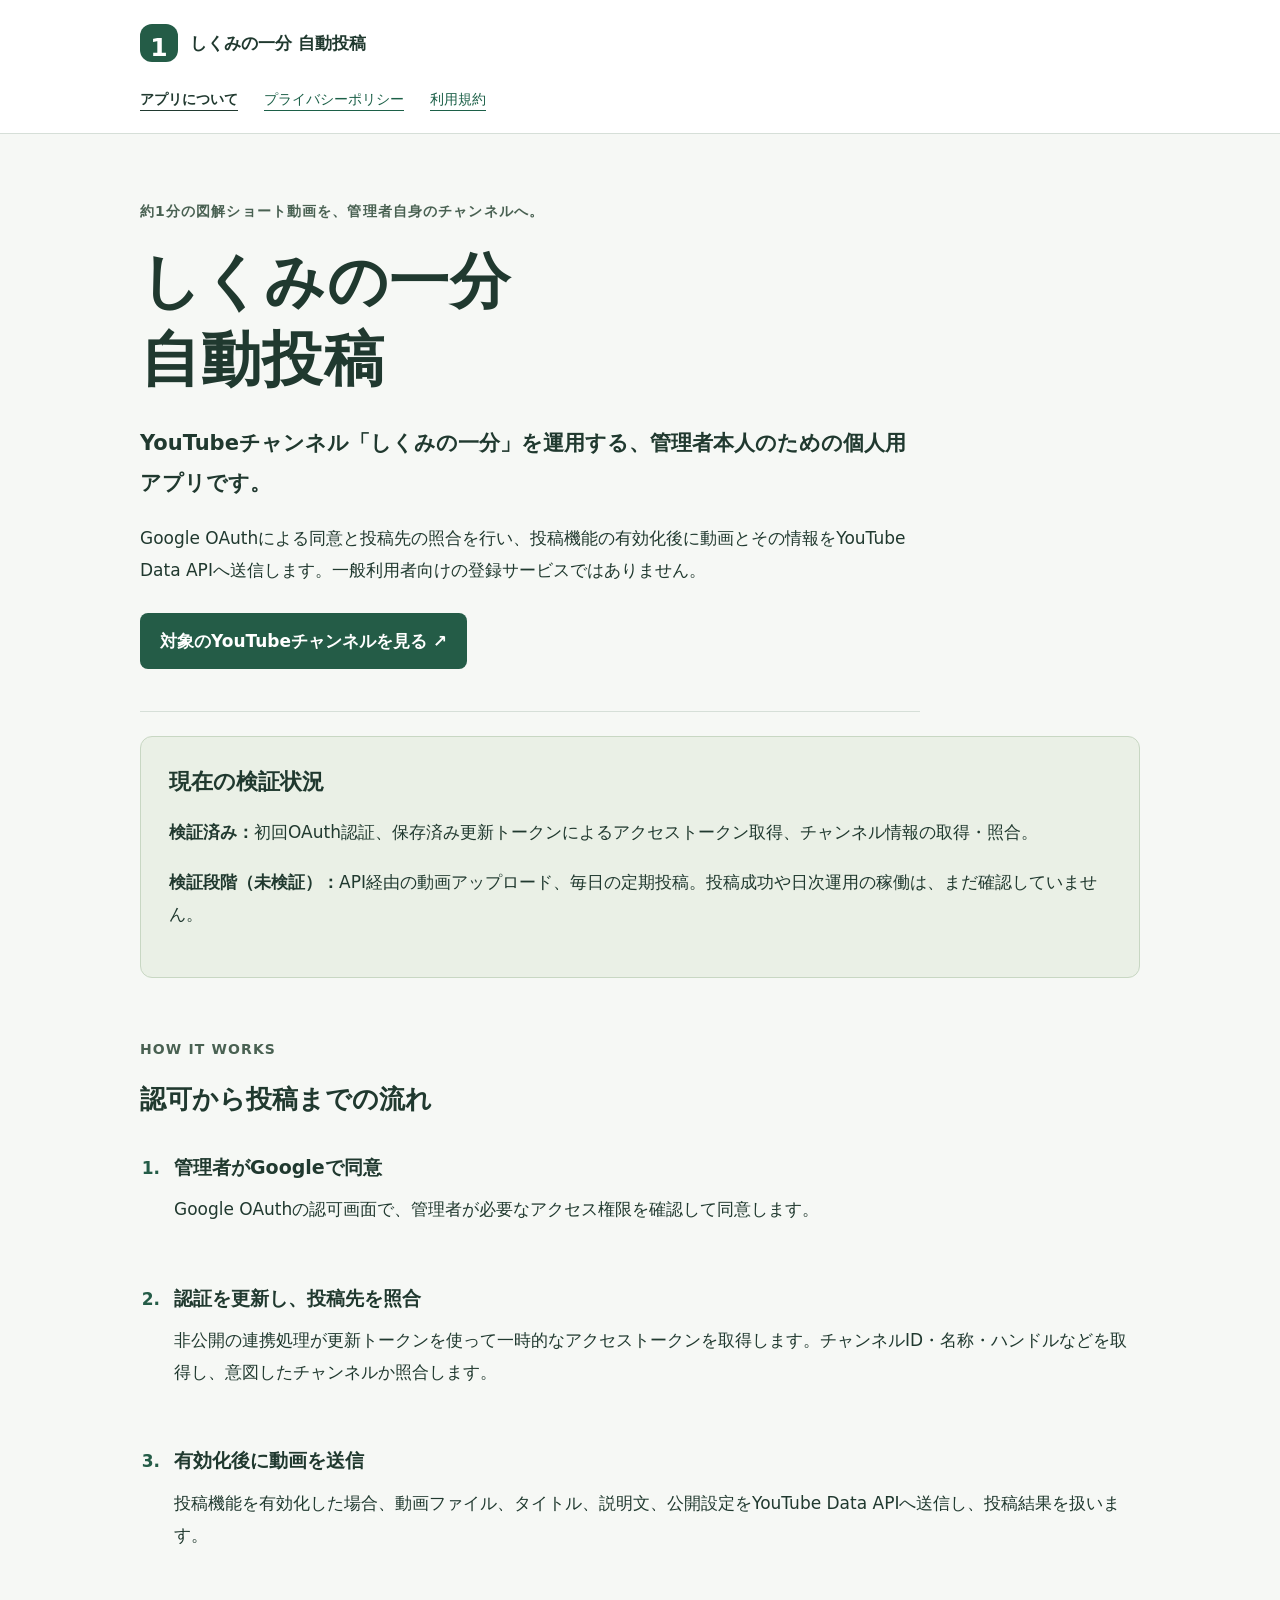
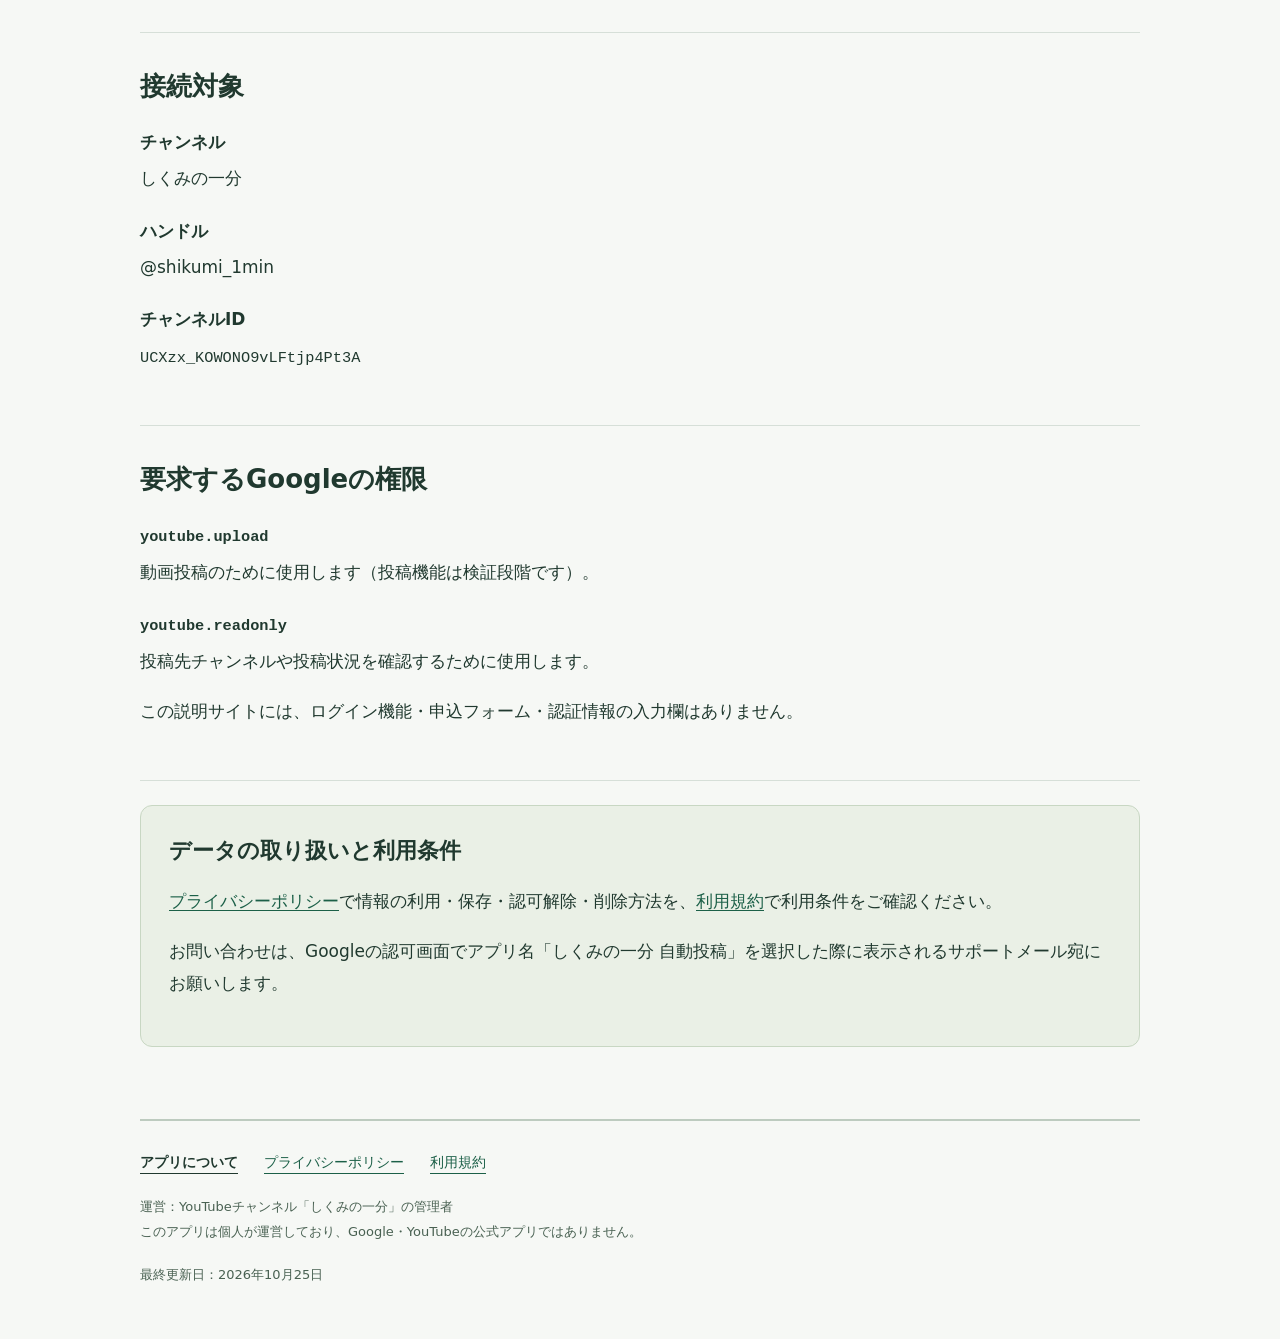
<file: index.html>
<!doctype html>
<html lang="ja"><head><meta charset="utf-8"><meta name="viewport" content="width=device-width, initial-scale=1"><meta name="description" content="しくみの一分 自動投稿。管理者本人のYouTubeチャンネルを運用する個人用アプリの説明とデータの取り扱い。"><title>アプリについて | しくみの一分 自動投稿</title><link rel="stylesheet" href="style.css">
<!-- Google Search Console が発行した所有確認メタタグは、この head 内に原文のまま追加し、確認後も保持します。 -->
</head><body><a class="skip" href="#main">本文へ移動</a><header><div class="wrap"><a class="brand" href="index.html"><span class="mark" aria-hidden="true">1</span>しくみの一分 自動投稿</a><nav aria-label="メインナビゲーション"><a href="index.html" aria-current="page">アプリについて</a><a href="privacy.html">プライバシーポリシー</a><a href="terms.html">利用規約</a></nav></div></header><main id="main" class="wrap"><section class="hero"><p class="eyebrow">約1分の図解ショート動画を、管理者自身のチャンネルへ。</p><h1>しくみの一分<br>自動投稿</h1><p class="lead">YouTubeチャンネル「しくみの一分」を運用する、管理者本人のための個人用アプリです。</p><p>Google OAuthによる同意と投稿先の照合を行い、投稿機能の有効化後に動画とその情報をYouTube Data APIへ送信します。一般利用者向けの登録サービスではありません。</p><a class="button" href="https://www.youtube.com/channel/UCXzx_KOWONO9vLFtjp4Pt3A">対象のYouTubeチャンネルを見る ↗</a></section>
<section class="notice"><h2>現在の検証状況</h2><p><strong>検証済み：</strong>初回OAuth認証、保存済み更新トークンによるアクセストークン取得、チャンネル情報の取得・照合。</p><p><strong>検証段階（未検証）：</strong>API経由の動画アップロード、毎日の定期投稿。投稿成功や日次運用の稼働は、まだ確認していません。</p></section>
<section><p class="eyebrow">HOW IT WORKS</p><h2>認可から投稿までの流れ</h2><ol class="steps"><li><h3>管理者がGoogleで同意</h3><p>Google OAuthの認可画面で、管理者が必要なアクセス権限を確認して同意します。</p></li><li><h3>認証を更新し、投稿先を照合</h3><p>非公開の連携処理が更新トークンを使って一時的なアクセストークンを取得します。チャンネルID・名称・ハンドルなどを取得し、意図したチャンネルか照合します。</p></li><li><h3>有効化後に動画を送信</h3><p>投稿機能を有効化した場合、動画ファイル、タイトル、説明文、公開設定をYouTube Data APIへ送信し、投稿結果を扱います。</p></li></ol></section>
<section><h2>接続対象</h2><dl><dt>チャンネル</dt><dd>しくみの一分</dd><dt>ハンドル</dt><dd>@shikumi_1min</dd><dt>チャンネルID</dt><dd><code>UCXzx_KOWONO9vLFtjp4Pt3A</code></dd></dl></section>
<section><h2>要求するGoogleの権限</h2><dl><dt><code>youtube.upload</code></dt><dd>動画投稿のために使用します（投稿機能は検証段階です）。</dd><dt><code>youtube.readonly</code></dt><dd>投稿先チャンネルや投稿状況を確認するために使用します。</dd></dl><p>この説明サイトには、ログイン機能・申込フォーム・認証情報の入力欄はありません。</p></section>
<section class="notice"><h2>データの取り扱いと利用条件</h2><p><a href="privacy.html">プライバシーポリシー</a>で情報の利用・保存・認可解除・削除方法を、<a href="terms.html">利用規約</a>で利用条件をご確認ください。</p><p>お問い合わせは、Googleの認可画面でアプリ名「しくみの一分 自動投稿」を選択した際に表示されるサポートメール宛にお願いします。</p></section></main><footer class="wrap"><nav aria-label="メインナビゲーション"><a href="index.html" aria-current="page">アプリについて</a><a href="privacy.html">プライバシーポリシー</a><a href="terms.html">利用規約</a></nav><p>運営：YouTubeチャンネル「しくみの一分」の管理者<br>このアプリは個人が運営しており、Google・YouTubeの公式アプリではありません。</p><p>最終更新日：2026年10月25日</p></footer></body></html>
</file>
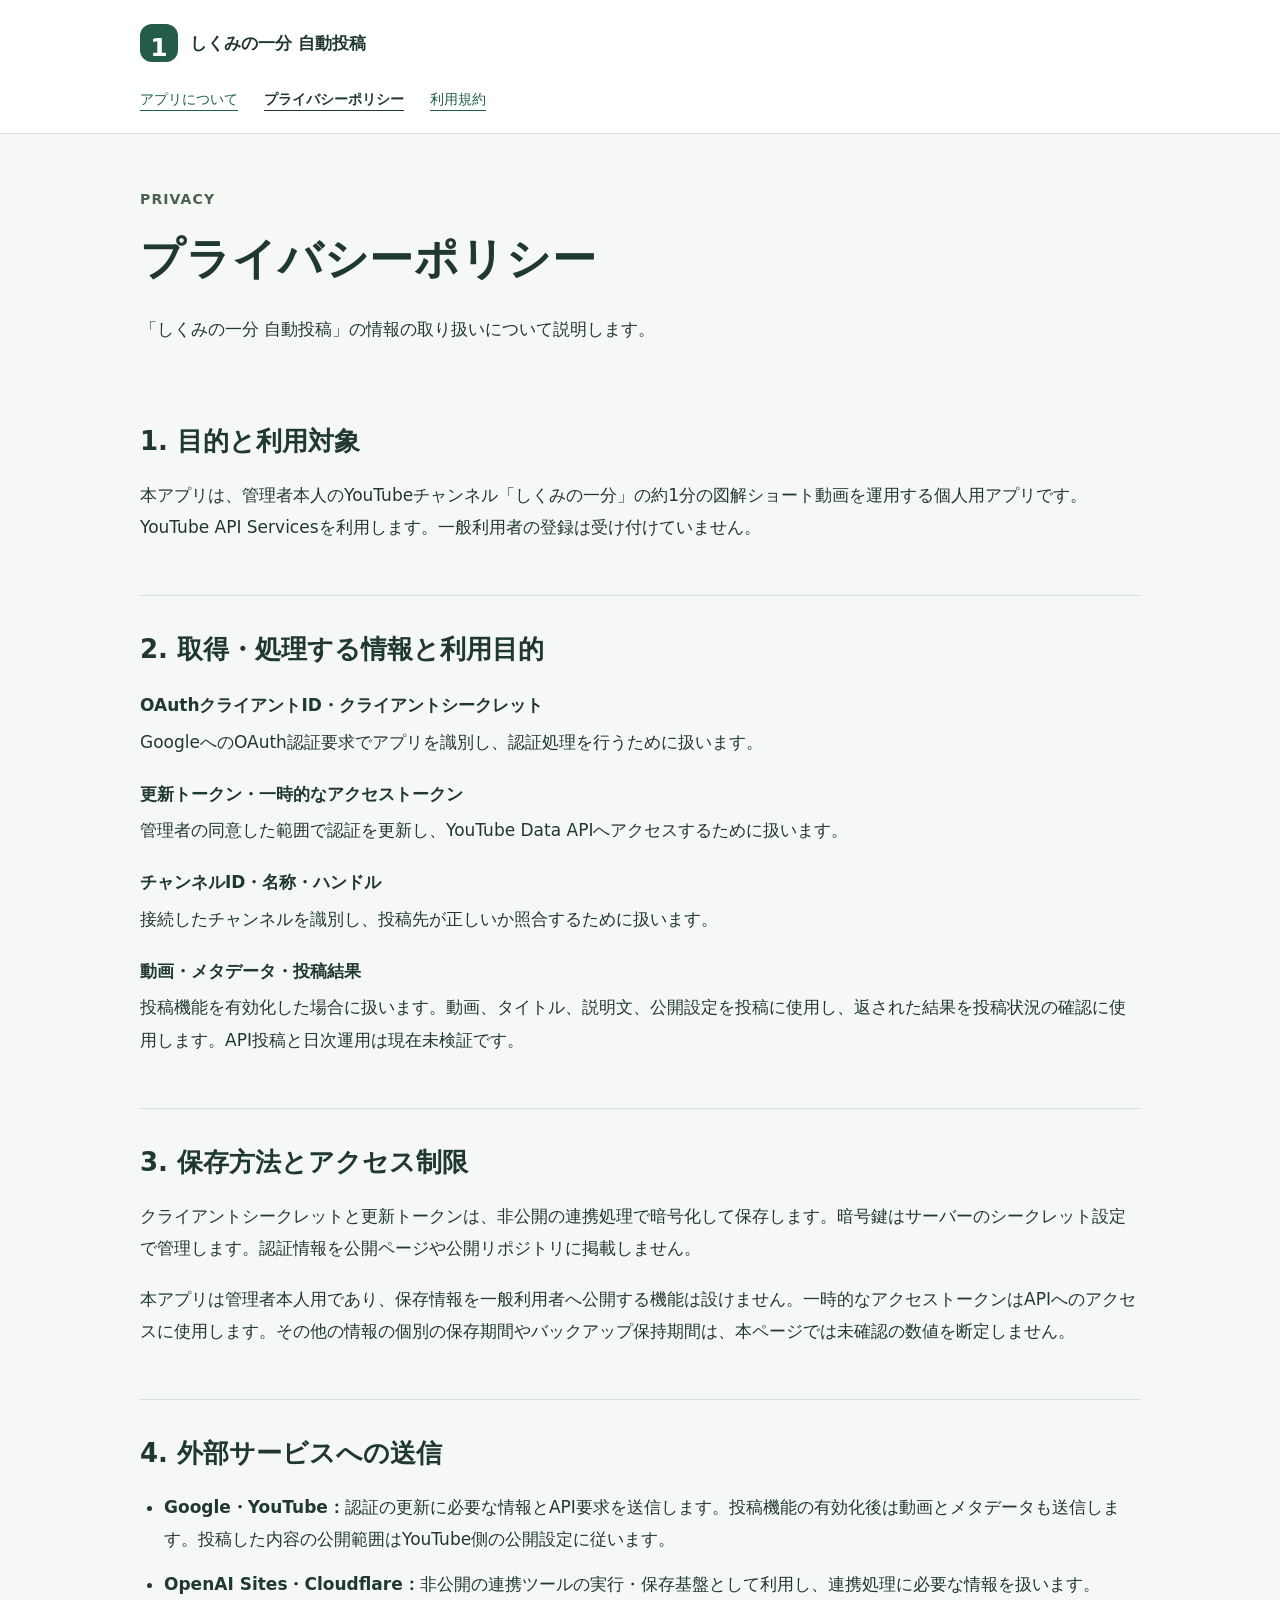
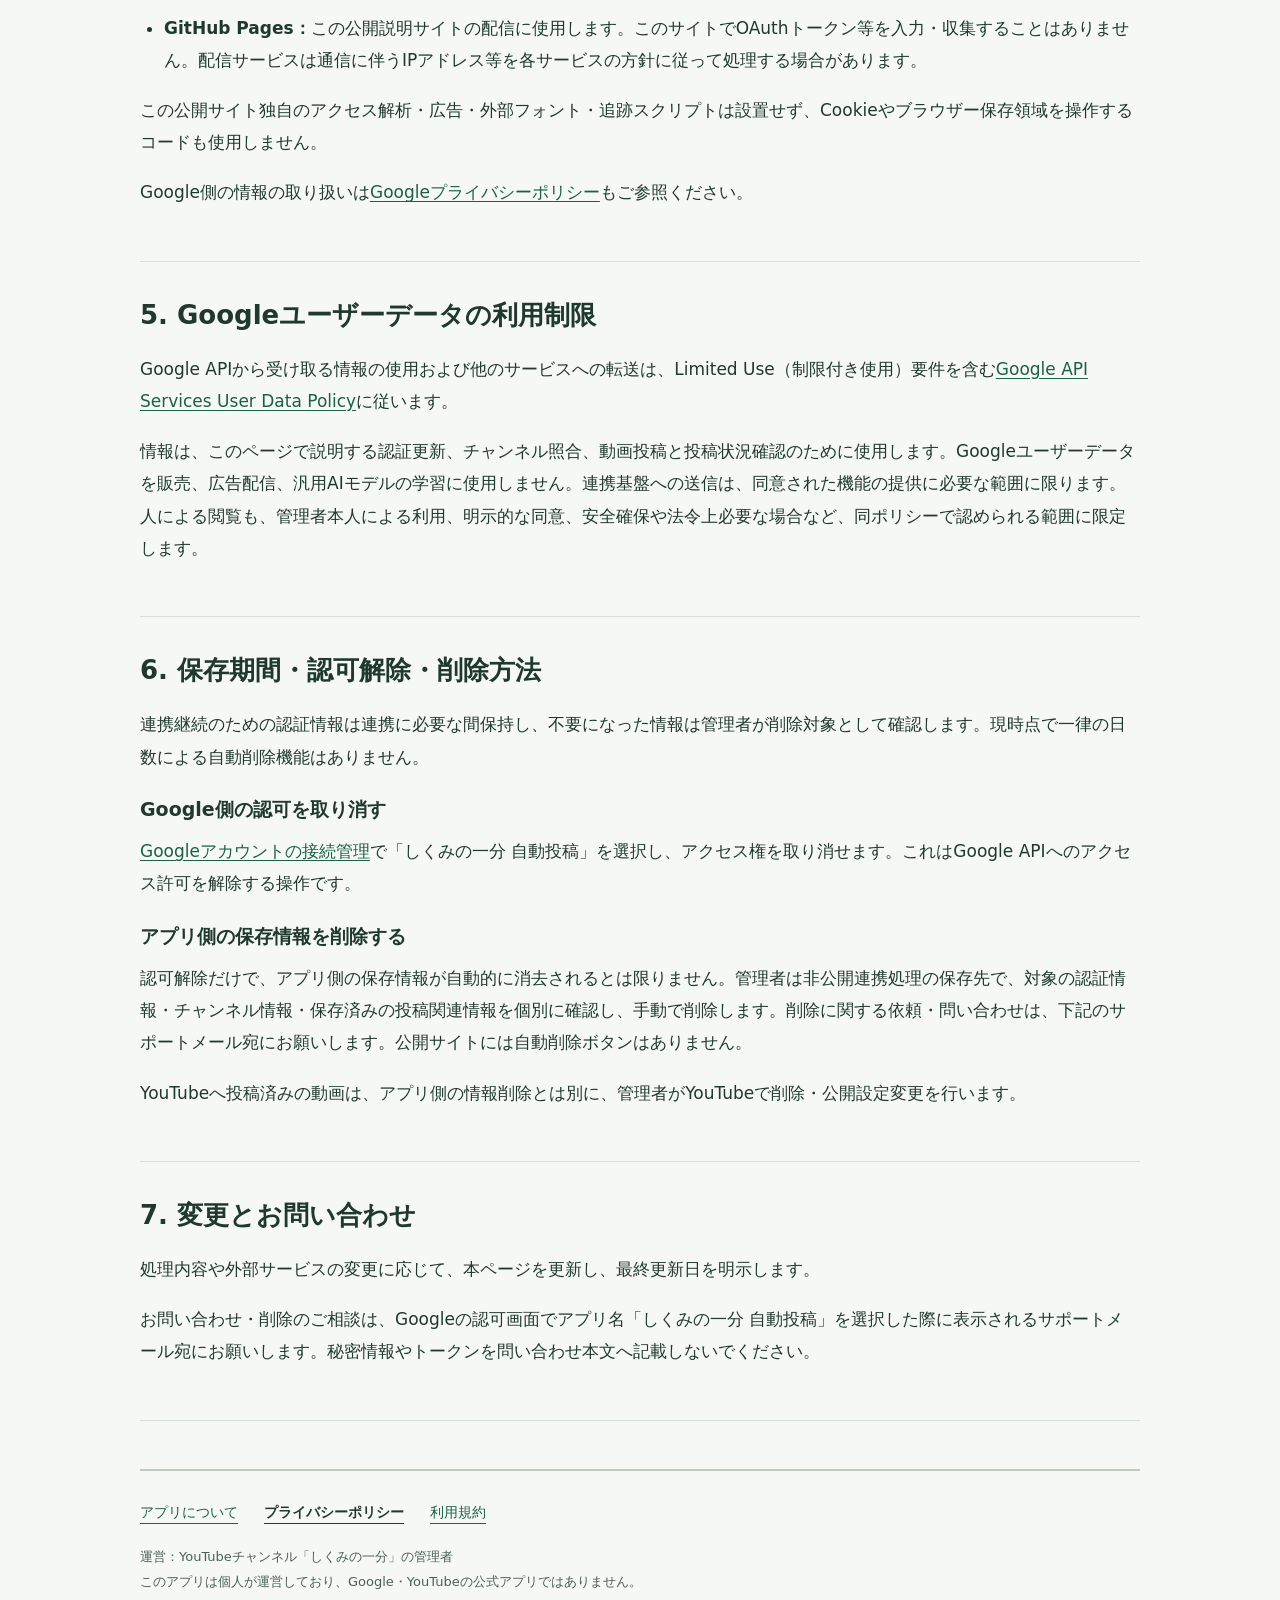
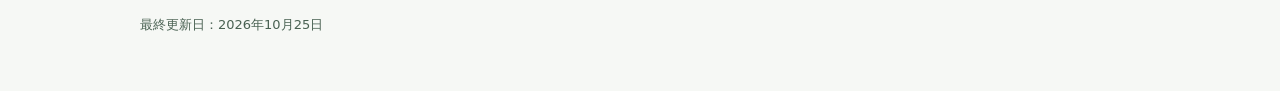
<file: privacy.html>
<!doctype html>
<html lang="ja"><head><meta charset="utf-8"><meta name="viewport" content="width=device-width, initial-scale=1"><meta name="description" content="しくみの一分 自動投稿。管理者本人のYouTubeチャンネルを運用する個人用アプリの説明とデータの取り扱い。"><title>プライバシーポリシー | しくみの一分 自動投稿</title><link rel="stylesheet" href="style.css">
<!-- Google Search Console が発行した所有確認メタタグは、この head 内に原文のまま追加し、確認後も保持します。 -->
</head><body><a class="skip" href="#main">本文へ移動</a><header><div class="wrap"><a class="brand" href="index.html"><span class="mark" aria-hidden="true">1</span>しくみの一分 自動投稿</a><nav aria-label="メインナビゲーション"><a href="index.html">アプリについて</a><a href="privacy.html" aria-current="page">プライバシーポリシー</a><a href="terms.html">利用規約</a></nav></div></header><main id="main" class="wrap"><div class="page-heading"><p class="eyebrow">PRIVACY</p><h1>プライバシーポリシー</h1><p>「しくみの一分 自動投稿」の情報の取り扱いについて説明します。</p></div>
<section><h2>1. 目的と利用対象</h2><p>本アプリは、管理者本人のYouTubeチャンネル「しくみの一分」の約1分の図解ショート動画を運用する個人用アプリです。YouTube API Servicesを利用します。一般利用者の登録は受け付けていません。</p></section>
<section><h2>2. 取得・処理する情報と利用目的</h2><dl><dt>OAuthクライアントID・クライアントシークレット</dt><dd>GoogleへのOAuth認証要求でアプリを識別し、認証処理を行うために扱います。</dd><dt>更新トークン・一時的なアクセストークン</dt><dd>管理者の同意した範囲で認証を更新し、YouTube Data APIへアクセスするために扱います。</dd><dt>チャンネルID・名称・ハンドル</dt><dd>接続したチャンネルを識別し、投稿先が正しいか照合するために扱います。</dd><dt>動画・メタデータ・投稿結果</dt><dd>投稿機能を有効化した場合に扱います。動画、タイトル、説明文、公開設定を投稿に使用し、返された結果を投稿状況の確認に使用します。API投稿と日次運用は現在未検証です。</dd></dl></section>
<section><h2>3. 保存方法とアクセス制限</h2><p>クライアントシークレットと更新トークンは、非公開の連携処理で暗号化して保存します。暗号鍵はサーバーのシークレット設定で管理します。認証情報を公開ページや公開リポジトリに掲載しません。</p><p>本アプリは管理者本人用であり、保存情報を一般利用者へ公開する機能は設けません。一時的なアクセストークンはAPIへのアクセスに使用します。その他の情報の個別の保存期間やバックアップ保持期間は、本ページでは未確認の数値を断定しません。</p></section>
<section><h2>4. 外部サービスへの送信</h2><ul><li><strong>Google・YouTube：</strong>認証の更新に必要な情報とAPI要求を送信します。投稿機能の有効化後は動画とメタデータも送信します。投稿した内容の公開範囲はYouTube側の公開設定に従います。</li><li><strong>OpenAI Sites・Cloudflare：</strong>非公開の連携ツールの実行・保存基盤として利用し、連携処理に必要な情報を扱います。</li><li><strong>GitHub Pages：</strong>この公開説明サイトの配信に使用します。このサイトでOAuthトークン等を入力・収集することはありません。配信サービスは通信に伴うIPアドレス等を各サービスの方針に従って処理する場合があります。</li></ul><p>この公開サイト独自のアクセス解析・広告・外部フォント・追跡スクリプトは設置せず、Cookieやブラウザー保存領域を操作するコードも使用しません。</p><p>Google側の情報の取り扱いは<a href="https://policies.google.com/privacy?hl=ja">Googleプライバシーポリシー</a>もご参照ください。</p></section>
<section><h2>5. Googleユーザーデータの利用制限</h2><p>Google APIから受け取る情報の使用および他のサービスへの転送は、Limited Use（制限付き使用）要件を含む<a href="https://developers.google.com/terms/api-services-user-data-policy">Google API Services User Data Policy</a>に従います。</p><p>情報は、このページで説明する認証更新、チャンネル照合、動画投稿と投稿状況確認のために使用します。Googleユーザーデータを販売、広告配信、汎用AIモデルの学習に使用しません。連携基盤への送信は、同意された機能の提供に必要な範囲に限ります。人による閲覧も、管理者本人による利用、明示的な同意、安全確保や法令上必要な場合など、同ポリシーで認められる範囲に限定します。</p></section>
<section><h2>6. 保存期間・認可解除・削除方法</h2><p>連携継続のための認証情報は連携に必要な間保持し、不要になった情報は管理者が削除対象として確認します。現時点で一律の日数による自動削除機能はありません。</p><h3>Google側の認可を取り消す</h3><p><a href="https://myaccount.google.com/connections">Googleアカウントの接続管理</a>で「しくみの一分 自動投稿」を選択し、アクセス権を取り消せます。これはGoogle APIへのアクセス許可を解除する操作です。</p><h3>アプリ側の保存情報を削除する</h3><p>認可解除だけで、アプリ側の保存情報が自動的に消去されるとは限りません。管理者は非公開連携処理の保存先で、対象の認証情報・チャンネル情報・保存済みの投稿関連情報を個別に確認し、手動で削除します。削除に関する依頼・問い合わせは、下記のサポートメール宛にお願いします。公開サイトには自動削除ボタンはありません。</p><p>YouTubeへ投稿済みの動画は、アプリ側の情報削除とは別に、管理者がYouTubeで削除・公開設定変更を行います。</p></section>
<section><h2>7. 変更とお問い合わせ</h2><p>処理内容や外部サービスの変更に応じて、本ページを更新し、最終更新日を明示します。</p><p>お問い合わせ・削除のご相談は、Googleの認可画面でアプリ名「しくみの一分 自動投稿」を選択した際に表示されるサポートメール宛にお願いします。秘密情報やトークンを問い合わせ本文へ記載しないでください。</p></section></main><footer class="wrap"><nav aria-label="メインナビゲーション"><a href="index.html">アプリについて</a><a href="privacy.html" aria-current="page">プライバシーポリシー</a><a href="terms.html">利用規約</a></nav><p>運営：YouTubeチャンネル「しくみの一分」の管理者<br>このアプリは個人が運営しており、Google・YouTubeの公式アプリではありません。</p><p>最終更新日：2026年10月25日</p></footer></body></html>
</file>
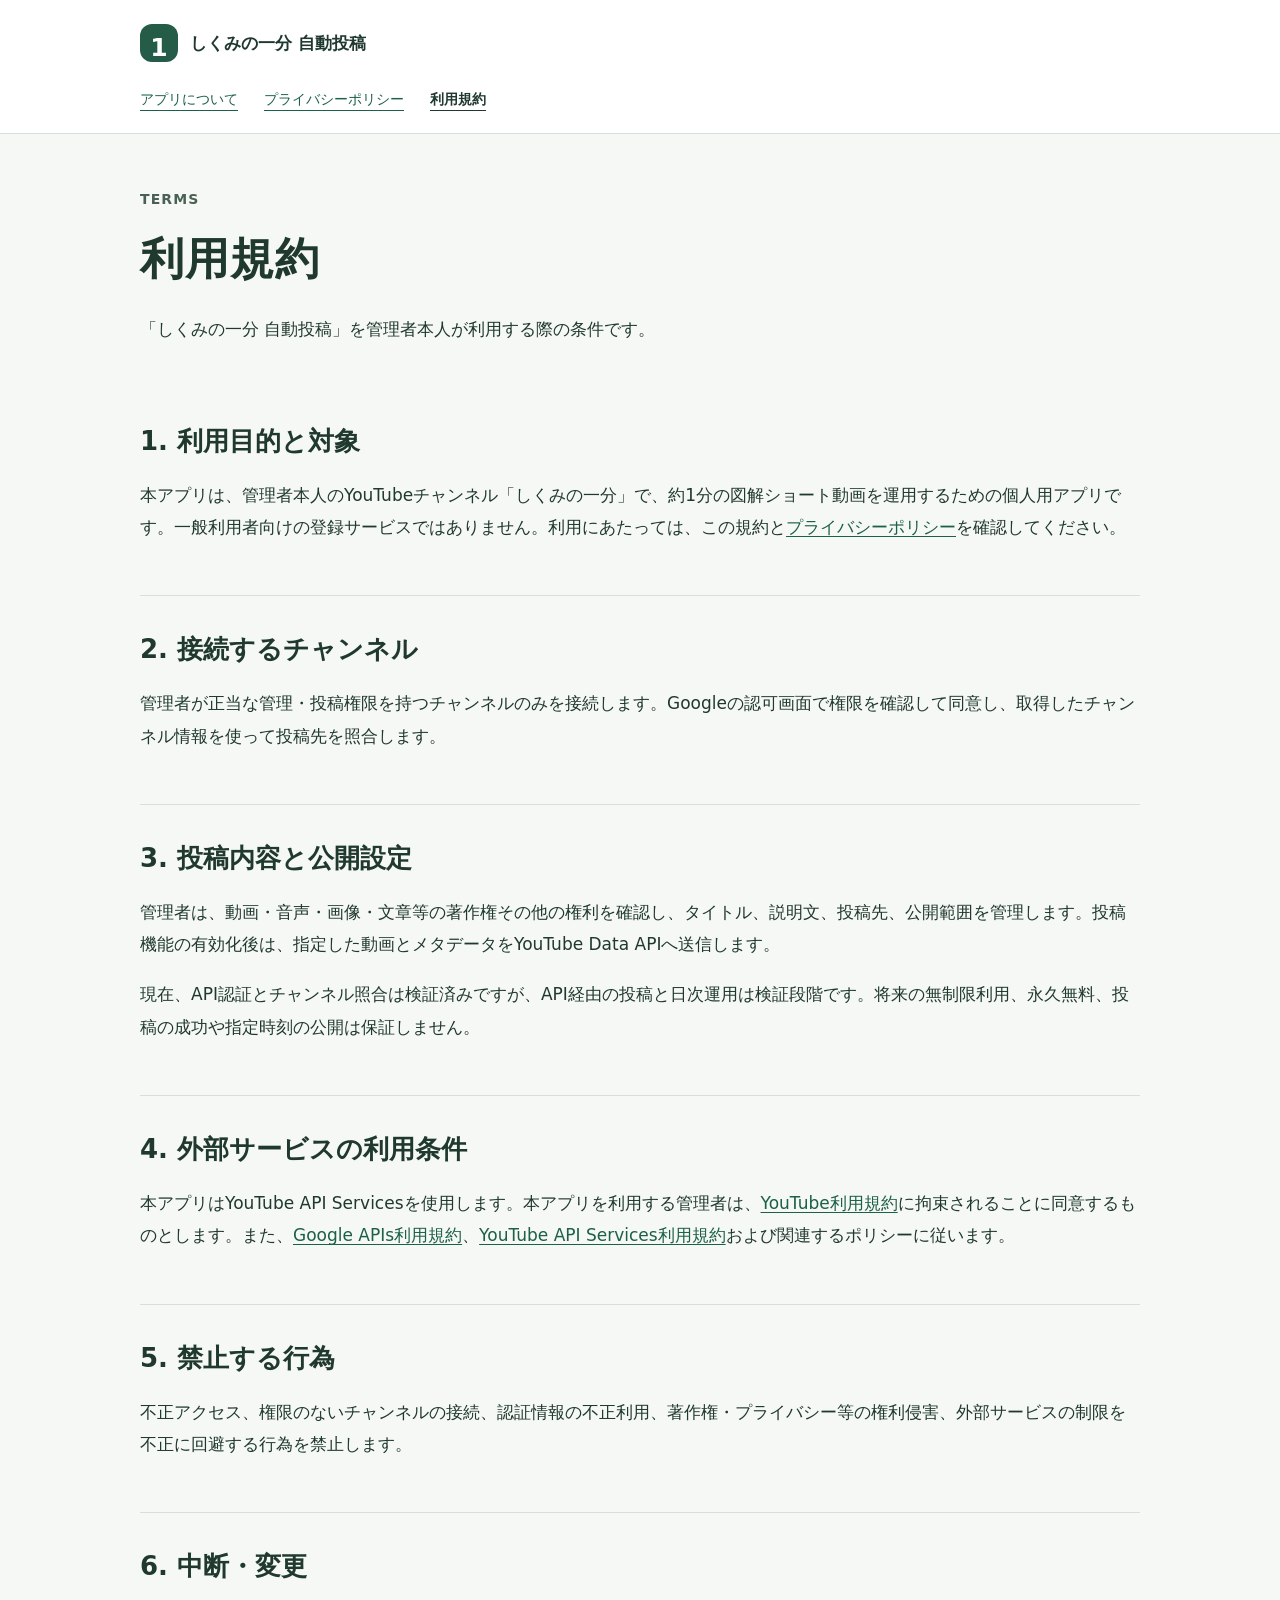
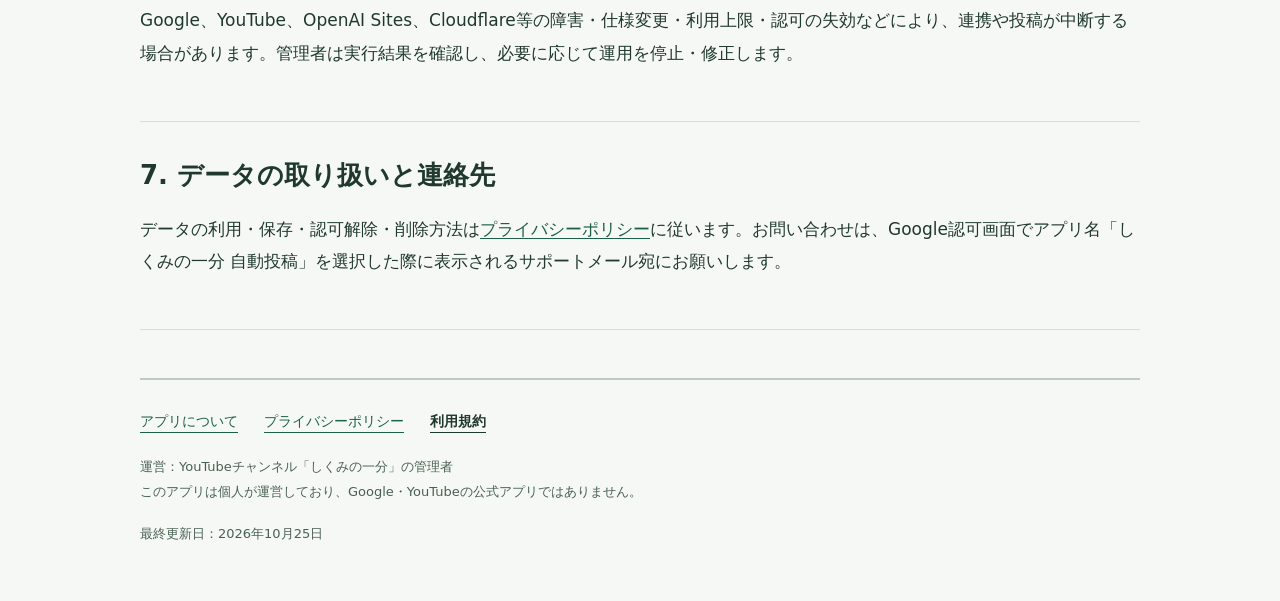
<file: terms.html>
<!doctype html>
<html lang="ja"><head><meta charset="utf-8"><meta name="viewport" content="width=device-width, initial-scale=1"><meta name="description" content="しくみの一分 自動投稿。管理者本人のYouTubeチャンネルを運用する個人用アプリの説明とデータの取り扱い。"><title>利用規約 | しくみの一分 自動投稿</title><link rel="stylesheet" href="style.css">
<!-- Google Search Console が発行した所有確認メタタグは、この head 内に原文のまま追加し、確認後も保持します。 -->
</head><body><a class="skip" href="#main">本文へ移動</a><header><div class="wrap"><a class="brand" href="index.html"><span class="mark" aria-hidden="true">1</span>しくみの一分 自動投稿</a><nav aria-label="メインナビゲーション"><a href="index.html">アプリについて</a><a href="privacy.html">プライバシーポリシー</a><a href="terms.html" aria-current="page">利用規約</a></nav></div></header><main id="main" class="wrap"><div class="page-heading"><p class="eyebrow">TERMS</p><h1>利用規約</h1><p>「しくみの一分 自動投稿」を管理者本人が利用する際の条件です。</p></div>
<section><h2>1. 利用目的と対象</h2><p>本アプリは、管理者本人のYouTubeチャンネル「しくみの一分」で、約1分の図解ショート動画を運用するための個人用アプリです。一般利用者向けの登録サービスではありません。利用にあたっては、この規約と<a href="privacy.html">プライバシーポリシー</a>を確認してください。</p></section>
<section><h2>2. 接続するチャンネル</h2><p>管理者が正当な管理・投稿権限を持つチャンネルのみを接続します。Googleの認可画面で権限を確認して同意し、取得したチャンネル情報を使って投稿先を照合します。</p></section>
<section><h2>3. 投稿内容と公開設定</h2><p>管理者は、動画・音声・画像・文章等の著作権その他の権利を確認し、タイトル、説明文、投稿先、公開範囲を管理します。投稿機能の有効化後は、指定した動画とメタデータをYouTube Data APIへ送信します。</p><p>現在、API認証とチャンネル照合は検証済みですが、API経由の投稿と日次運用は検証段階です。将来の無制限利用、永久無料、投稿の成功や指定時刻の公開は保証しません。</p></section>
<section><h2>4. 外部サービスの利用条件</h2><p>本アプリはYouTube API Servicesを使用します。本アプリを利用する管理者は、<a href="https://www.youtube.com/t/terms">YouTube利用規約</a>に拘束されることに同意するものとします。また、<a href="https://developers.google.com/terms">Google APIs利用規約</a>、<a href="https://developers.google.com/youtube/terms/api-services-terms-of-service">YouTube API Services利用規約</a>および関連するポリシーに従います。</p></section>
<section><h2>5. 禁止する行為</h2><p>不正アクセス、権限のないチャンネルの接続、認証情報の不正利用、著作権・プライバシー等の権利侵害、外部サービスの制限を不正に回避する行為を禁止します。</p></section>
<section><h2>6. 中断・変更</h2><p>Google、YouTube、OpenAI Sites、Cloudflare等の障害・仕様変更・利用上限・認可の失効などにより、連携や投稿が中断する場合があります。管理者は実行結果を確認し、必要に応じて運用を停止・修正します。</p></section>
<section><h2>7. データの取り扱いと連絡先</h2><p>データの利用・保存・認可解除・削除方法は<a href="privacy.html">プライバシーポリシー</a>に従います。お問い合わせは、Google認可画面でアプリ名「しくみの一分 自動投稿」を選択した際に表示されるサポートメール宛にお願いします。</p></section></main><footer class="wrap"><nav aria-label="メインナビゲーション"><a href="index.html">アプリについて</a><a href="privacy.html">プライバシーポリシー</a><a href="terms.html" aria-current="page">利用規約</a></nav><p>運営：YouTubeチャンネル「しくみの一分」の管理者<br>このアプリは個人が運営しており、Google・YouTubeの公式アプリではありません。</p><p>最終更新日：2026年10月25日</p></footer></body></html>
</file>
<file: style.css>
*{box-sizing:border-box}html{color-scheme:light;scroll-behavior:smooth}body{margin:0;background:#f6f8f5;color:#20392f;font-family:system-ui,-apple-system,"Segoe UI","Yu Gothic",Meiryo,sans-serif;font-size:17px;line-height:1.9;overflow-wrap:anywhere}.wrap{width:min(100% - 40px,1000px);margin-inline:auto}header{background:#fff;border-bottom:1px solid #d6dfd8}.brand{display:flex;gap:12px;align-items:center;padding:24px 0;color:#20392f;font-weight:750;text-decoration:none}.mark{display:grid;place-items:center;width:38px;height:38px;flex:none;border-radius:12px;background:#245c47;color:#fff;font-size:25px}nav{display:flex;flex-wrap:wrap;gap:12px 26px;padding:0 0 20px}nav a{font-size:14px;text-underline-offset:6px}nav a[aria-current]{font-weight:750;color:#20392f}a{color:#1c6048;text-underline-offset:3px}a:hover{color:#102c22}a:focus-visible{outline:3px solid #b65d13;outline-offset:5px}main{padding-bottom:48px}.hero{padding:64px 0 34px;max-width:780px}h1{font-size:clamp(32px,5.6vw,60px);line-height:1.3;letter-spacing:.02em;margin:16px 0 26px}h2{font-size:26px;line-height:1.5;margin:0 0 18px}h3{font-size:19px;margin:0 0 8px}p{margin:0 0 18px}.eyebrow{font-size:14px;font-weight:700;letter-spacing:.08em;color:#496152}.lead{font-size:21px;font-weight:600}.button{display:inline-block;padding:12px 20px;margin:8px 0;background:#245c47;color:#fff;border-radius:8px;text-decoration:none;font-weight:600}.button:hover{background:#183f31;color:#fff}section{padding:34px 0;border-bottom:1px solid #d6dfd8}.notice{background:#eaf0e6;border:1px solid #c8d7c3;border-radius:12px;padding:28px;margin:24px 0}.notice h2{font-size:22px}.steps{padding-left:26px}.steps li{padding:12px 0 12px 8px}.steps li::marker{color:#245c47;font-weight:bold}dl{margin:0}dt{font-weight:700;margin-top:20px}dd{margin:4px 0 18px}code{font-size:.9em;white-space:normal}ul{padding-left:24px}li{margin-bottom:12px}.page-heading{padding:52px 0 24px}.page-heading h1{font-size:clamp(30px,4.5vw,44px)}footer{border-top:2px solid #bdcbbf;padding-top:28px;padding-bottom:36px;font-size:13px;color:#496152}.skip{position:absolute;left:12px;top:-100px;padding:10px;background:#fff;z-index:5}.skip:focus{top:10px}@media(max-width:540px){body{font-size:16px}.wrap{width:calc(100% - 32px)}.brand{font-size:15px}nav{gap:10px 18px}nav a{font-size:13px}.hero{padding-top:36px}.lead{font-size:19px}.notice{padding:20px}h2{font-size:23px}section{padding-block:26px}}@media(prefers-reduced-motion:reduce){html{scroll-behavior:auto}}
</file>
